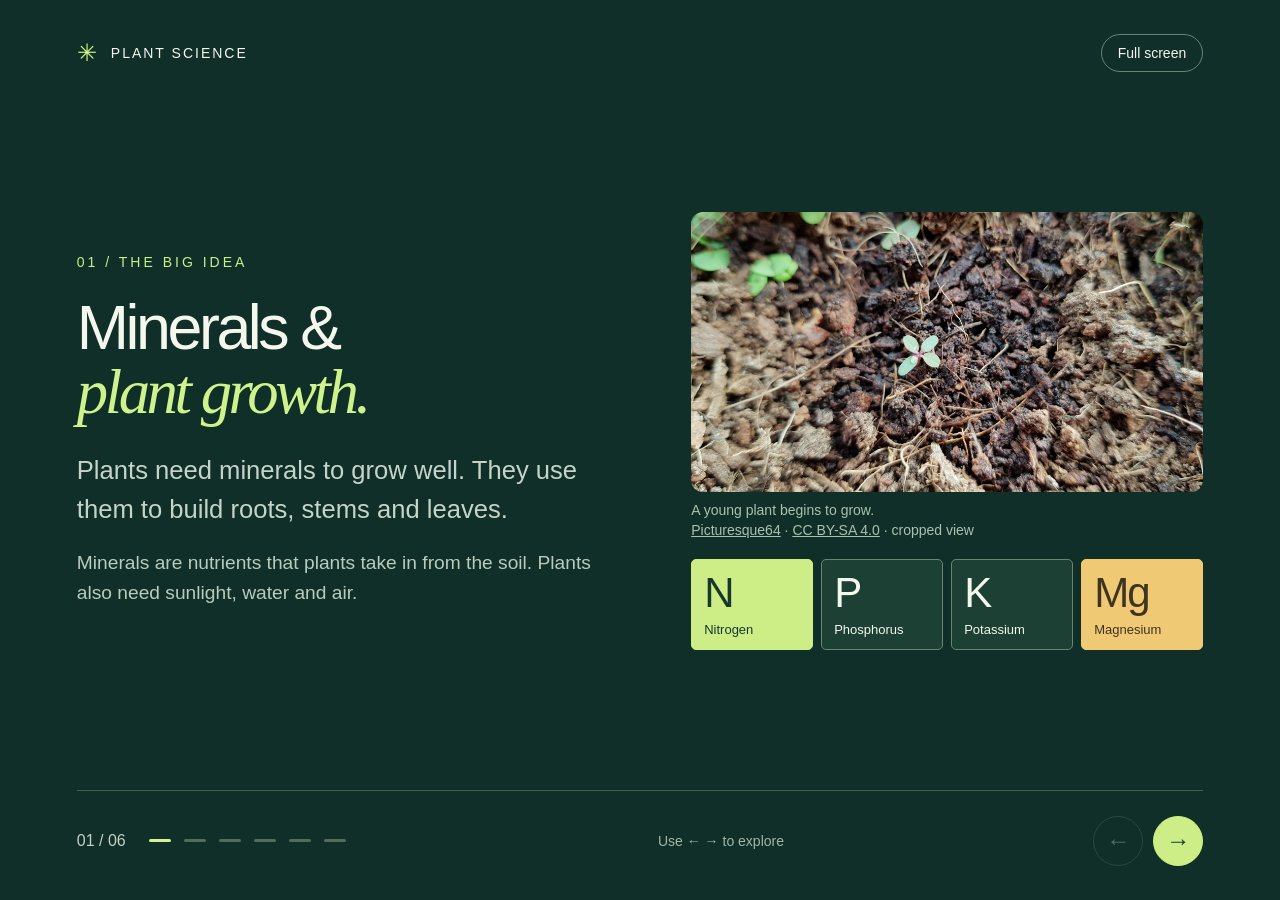
<file: index.html>
<!doctype html>
<html lang="en"><head><meta charset="UTF-8"><meta name="viewport" content="width=device-width,initial-scale=1"><title>Minerals & Plant Growth</title><meta name="description" content="A simple six-slide introduction to minerals and plant growth."><link rel="icon" href="favicon.svg"><link rel="stylesheet" href="style.css"></head><body><div class="shell"><header><div class="brand"><span class="mark">✳</span> Plant science</div><button type="button" class="fullscreen" id="fullscreen" aria-pressed="false">Full screen</button><span id="screen-status" class="screen-status" role="status"></span></header><main aria-live="polite">
<section class="slide active" aria-label="Slide 1 of 6"><div><div class="eyebrow">01 / The big idea</div><h1>Minerals &<br><em>plant growth.</em></h1><p>Plants need minerals to grow well. They use them to build roots, stems and leaves.</p><p class="extra">Minerals are nutrients that plants take in from the soil. Plants also need sunlight, water and air.</p></div><div class="visual"><figure class="photo"><img src="seedling.jpg" alt="Small green seedling growing in soil" style="object-position:50% 70%"><figcaption>A young plant begins to grow.<br><a href="https://commons.wikimedia.org/wiki/File:Seedling_in_soil.jpg" target="_blank" rel="noopener">Picturesque64</a> · <a href="https://creativecommons.org/licenses/by-sa/4.0/" target="_blank" rel="noopener">CC BY-SA 4.0</a> · cropped view</figcaption></figure><div class="periodic" aria-label="Plant nutrients: nitrogen, phosphorus, potassium and magnesium"><div class="element lime"><small>07</small><b>N</b><span>Nitrogen</span></div><div class="element"><small>15</small><b>P</b><span>Phosphorus</span></div><div class="element"><small>19</small><b>K</b><span>Potassium</span></div><div class="element gold"><small>12</small><b>Mg</b><span>Magnesium</span></div></div></div></section>
<section class="slide" aria-label="Slide 2 of 6" hidden><div><div class="eyebrow">02 / From soil to plant</div><h2>It starts with<br>the <em>roots.</em></h2><p>Minerals dissolve in water in the soil. Roots take in this water and the minerals.</p><p class="extra">Tiny root hairs help roots take in more nutrients. The plant moves water and minerals up to its stems and leaves.</p></div><div class="visual"><figure class="photo"><img src="roots.jpg" alt="Long exposed roots of a plant grown in water" style="object-fit:contain;background:#173a2d"><figcaption>Roots of a plant grown in nutrient-rich water.<br><a href="https://commons.wikimedia.org/wiki/File:Roots_of_a_hydroponically-grown_plant.jpg" target="_blank" rel="noopener">Banana patrol</a> · <a href="https://creativecommons.org/licenses/by-sa/3.0/" target="_blank" rel="noopener">CC BY-SA 3.0</a></figcaption></figure><div class="flow"><div class="flow-box"><span>1</span><strong>Minerals in soil</strong></div><div class="down">↓</div><div class="flow-box"><span>2</span><strong>Dissolved in water</strong></div><div class="down">↓</div><div class="flow-box"><span>3</span><strong>Absorbed by roots</strong></div></div></div></section>
<section class="slide" aria-label="Slide 3 of 6" hidden><div><div class="eyebrow">03 / Three key nutrients</div><h2>Meet<br><em>N, P & K.</em></h2><p>Nitrogen, phosphorus and potassium are three important plant nutrients. Each one has a different job.</p><p class="extra">You may see N, P and K on fertilizer bags. Fertilizer adds nutrients to the soil. Plants need the right amount of each nutrient.</p></div><div class="visual"><figure class="photo"><img src="leaf.jpg" alt="Close-up of a green leaf and its veins" style=""><figcaption>Green leaves use light to make food.<br><a href="https://www.publicdomainpictures.net/en/view-image.php?image=62270&picture=bright-green-veined-leaf" target="_blank" rel="noopener">Lynn Greyling</a> · Public domain · cropped view</figcaption></figure><div class="nutrient-list"><div class="nutrient"><span class="symbol">N</span><div><h3>Nitrogen</h3><p>Helps leaves and stems grow.</p></div></div><div class="nutrient"><span class="symbol" style="background:#efd080">P</span><div><h3>Phosphorus</h3><p>Supports roots and energy use.</p></div></div><div class="nutrient"><span class="symbol" style="background:#b6d9c4">K</span><div><h3>Potassium</h3><p>Helps plants control water.</p></div></div></div></section>
<section class="slide" aria-label="Slide 4 of 6" hidden><div><div class="eyebrow">04 / The green connection</div><h2>Magnesium<br>helps leaves<br><em>stay green.</em></h2><p>Magnesium is part of chlorophyll, the green material in leaves. Chlorophyll helps plants use sunlight to make food.</p><p class="extra">This process is called photosynthesis. Plants use water and carbon dioxide from the air to make sugar. Sugar gives them energy to grow.</p></div><div class="visual"><figure class="photo"><img src="leaf.jpg" alt="Close-up of a green leaf and its veins" style=""><figcaption>Green leaves use light to make food.<br><a href="https://www.publicdomainpictures.net/en/view-image.php?image=62270&picture=bright-green-veined-leaf" target="_blank" rel="noopener">Lynn Greyling</a> · Public domain · cropped view</figcaption></figure><div class="magnesium"><span>12</span><b>Mg</b><span>Magnesium</span></div></div></section>
<section class="slide" aria-label="Slide 5 of 6" hidden><div><div class="eyebrow">05 / When minerals are missing</div><h2>Fewer minerals.<br><em>Less growth.</em></h2><p>Without enough minerals, plants may grow slowly. Their leaves may turn yellow, and their roots may stay small.</p><p class="extra">Different missing nutrients cause different problems. Yellow leaves can also be a sign of too much water or too little light.</p></div><div class="visual" style="flex-direction:column"><figure class="photo"><img src="seedling.jpg" alt="Small green seedling growing in soil" style="object-position:50% 70%"><figcaption>A young plant begins to grow.<br><a href="https://commons.wikimedia.org/wiki/File:Seedling_in_soil.jpg" target="_blank" rel="noopener">Picturesque64</a> · <a href="https://creativecommons.org/licenses/by-sa/4.0/" target="_blank" rel="noopener">CC BY-SA 4.0</a> · cropped view</figcaption></figure><div class="compare" role="img" aria-label="Conceptual comparison: a plant with too few minerals may grow less than a plant with enough minerals"><div class="bar-wrap"><div class="bar"></div><span>Too few minerals</span></div><div class="bar-wrap"><div class="bar healthy"></div><span>Enough minerals</span></div></div><div class="note">Simple example — not measured data.</div></div></section>
<section class="slide" aria-label="Slide 6 of 6" hidden><div><div class="eyebrow">06 / Remember</div><h2>Healthy growth<br>needs <em>balance.</em></h2><p>Healthy plants need sunlight, water, air and the right amount of minerals. More fertilizer is not always better.</p><p class="extra">Too much fertilizer can harm roots. Follow the instructions on the bag. Good soil and careful watering help plants grow strong.</p></div><div class="visual"><figure class="photo"><img src="seedling.jpg" alt="Small green seedling growing in soil" style="object-position:50% 70%"><figcaption>A young plant begins to grow.<br><a href="https://commons.wikimedia.org/wiki/File:Seedling_in_soil.jpg" target="_blank" rel="noopener">Picturesque64</a> · <a href="https://creativecommons.org/licenses/by-sa/4.0/" target="_blank" rel="noopener">CC BY-SA 4.0</a> · cropped view</figcaption></figure><div class="balance"><div><b>01</b> Give enough light.</div><div><b>02</b> Water with care.</div><div><b>03</b> Use the right nutrients.</div></div></div></section>
</main><footer class="footer"><div class="position"><span class="count" id="count">01 / 06</span><nav class="dots" aria-label="Choose slide"></nav></div><span class="hint">Use ← → to explore</span><div class="controls"><button class="nav" id="prev" aria-label="Previous slide" disabled>←</button><button class="nav next" id="next" aria-label="Next slide">→</button></div></footer></div><script src="script.js"></script></body></html>
</file>
<file: style.css>
:root{font-family:Arial,Helvetica,sans-serif;color:#f4f7ed;background:#102f28;font-synthesis:none}*{box-sizing:border-box}body{margin:0}button{font:inherit;cursor:pointer}button:focus-visible{outline:3px solid #e3fb97;outline-offset:5px}.shell{max-width:1600px;min-height:100svh;margin:auto;padding:34px 6vw;display:flex;flex-direction:column}header{display:flex;justify-content:space-between;align-items:center;gap:20px;font-size:14px;letter-spacing:2px;text-transform:uppercase}.brand{display:flex;gap:12px;align-items:center}.mark{font-size:24px;color:#cff58b}.course{color:#a9bfb2}main{flex:1;display:flex;align-items:center;padding:48px 0}.slide{width:100%;display:none;grid-template-columns:1.05fr 1fr;align-items:center;gap:6vw;animation:enter .4s ease}.slide.active{display:grid}.eyebrow{color:#c8ef89;font-size:14px;letter-spacing:3px;text-transform:uppercase;margin:0 0 26px}h1,h2{font-size:clamp(44px,6.2vw,92px);line-height:1.02;font-weight:500;letter-spacing:-.055em;margin:0 0 26px}h1 em,h2 em{font-family:Georgia,serif;font-weight:400;color:#cef28c}p{font-size:clamp(20px,2vw,28px);line-height:1.5;color:#c5d4c8;max-width:530px;margin:0}.visual{min-height:390px;display:flex;align-items:center;justify-content:center}.periodic{display:grid;grid-template-columns:1fr 1fr;gap:16px;transform:rotate(-6deg);width:min(100%,440px)}.element{border:1px solid #668573;border-radius:5px;aspect-ratio:1;padding:20px;display:flex;flex-direction:column;justify-content:space-between;background:#1c4033}.element b{font-size:clamp(58px,7vw,100px);font-weight:400;line-height:1;letter-spacing:-6px}.element small{font-size:14px;letter-spacing:1px}.element.lime{background:#cdee87;color:#18392a;border-color:#cdee87}.element.gold{background:#f0c974;color:#3d3521;border-color:#f0c974}.element span{font-size:15px}.flow{width:100%;display:grid;gap:18px}.flow-box{padding:22px 30px;border:1px solid #55745f;border-radius:10px;display:flex;align-items:center;gap:24px}.flow-box strong{font-size:28px;font-weight:400}.flow-box span{width:44px;height:44px;border-radius:50%;display:grid;place-items:center;background:#cdf18a;color:#183829;font-size:20px}.down{color:#cdee87;margin-left:50px;font-size:26px;line-height:20px}.nutrient-list{display:grid;width:100%;gap:16px}.nutrient{display:flex;gap:22px;align-items:center;padding:20px 0;border-bottom:1px solid #476553}.symbol{width:85px;height:85px;flex-shrink:0;display:grid;place-items:center;font-size:47px;background:#cdee87;color:#163c28;border-radius:4px}.nutrient h3{font-size:27px;font-weight:400;margin:0 0 7px}.nutrient p{font-size:19px}.magnesium{width:min(100%,350px);aspect-ratio:1;border:1px solid #93ad76;border-radius:50%;display:flex;flex-direction:column;justify-content:center;align-items:center;background:#1e4c35;box-shadow:0 0 0 25px #163a2d,0 0 0 26px #36543c}.magnesium b{font-weight:400;font-size:110px;letter-spacing:-6px;color:#cdee87}.magnesium span{font-size:20px}.compare{display:grid;grid-template-columns:1fr 1fr;gap:20px;width:100%;align-items:end}.bar-wrap{height:300px;display:flex;flex-direction:column;justify-content:flex-end;align-items:center;gap:20px}.bar{width:75%;background:#d3ad64;border-radius:8px 8px 0 0;height:95px}.bar.healthy{height:240px;background:#cdee87}.bar-wrap span{font-size:18px;text-align:center}.note{font-size:14px;color:#a7beaf;margin-top:25px;text-align:center}.balance{width:100%;display:grid;gap:24px}.balance div{display:flex;gap:22px;align-items:center;padding-bottom:22px;border-bottom:1px solid #57725f;font-size:28px}.balance b{font-weight:400;color:#cdee87;font-size:30px}.footer{display:flex;align-items:center;justify-content:space-between;gap:25px;padding-top:25px;border-top:1px solid #45604e}.position{display:flex;gap:20px;align-items:center}.count{font-size:16px;white-space:nowrap;color:#c3d0c4}.dots{display:flex;gap:7px}.dot{height:28px;width:28px;padding:0;border:0;background:transparent;position:relative}.dot:after{content:'';position:absolute;left:3px;right:3px;top:12px;height:3px;background:#526e5a;border-radius:3px}.dot[aria-current=true]:after{background:#d3f58f}.controls{display:flex;gap:10px}.nav{border:1px solid #668471;border-radius:50%;height:50px;width:50px;font-size:24px;color:#f0f5e6;background:transparent}.nav.next{background:#cdee87;border-color:#cdee87;color:#193d2b}.nav:disabled{opacity:.3;cursor:default}.hint{font-size:14px;color:#a0b7a7} @keyframes enter{from{opacity:0;transform:translateY(10px)}to{opacity:1;transform:none}}@media(max-width:700px){.shell{padding:24px 7vw}.course,.hint{display:none}main{padding:48px 0 35px}.slide{grid-template-columns:1fr;gap:34px}h1,h2{font-size:50px}.eyebrow{margin-bottom:19px}.visual{min-height:260px}.periodic{max-width:270px;gap:10px}.element{padding:14px}.element b{font-size:62px}.element span,.element small{font-size:12px}.magnesium{max-width:240px}.magnesium b{font-size:90px}.flow{gap:10px}.flow-box{padding:15px 22px}.flow-box strong{font-size:23px}.bar-wrap{height:240px}.bar.healthy{height:190px}.position{gap:8px}.dot{width:22px}.controls{gap:7px}.nav{height:44px;width:44px}.footer{gap:10px}.balance div{font-size:25px}.nutrient{padding:13px 0}}@media(prefers-reduced-motion:reduce){.slide{animation:none}}
.extra{margin-top:20px;font-size:clamp(18px,1.5vw,22px);line-height:1.55;color:#b8ccbe}h1,h2{font-size:clamp(42px,4.9vw,74px)}main{padding:35px 0}.visual{flex-direction:column;gap:18px;min-width:0}.photo{margin:0;width:100%}.photo img{width:100%;height:280px;object-fit:cover;display:block;border-radius:12px}.photo figcaption{font-size:14px;color:#a9c1af;margin-top:9px;line-height:1.4}.photo a{color:inherit}.periodic{transform:none;display:flex;gap:8px;max-width:none;width:100%}.element{flex:1;padding:12px;aspect-ratio:auto;gap:8px}.element b{font-size:42px;letter-spacing:-2px}.element small{display:none}.element span{font-size:13px}.flow{gap:7px}.flow-box{padding:12px 20px;gap:18px}.flow-box strong{font-size:22px}.flow-box span{width:30px;height:30px;font-size:16px}.down{font-size:18px;margin-left:32px}.nutrient-list{gap:5px}.nutrient{padding:12px 0;gap:15px}.symbol{height:55px;width:55px;font-size:33px}.nutrient h3{font-size:22px}.nutrient p{font-size:17px}.magnesium{width:auto;aspect-ratio:auto;box-shadow:none;border-radius:8px;flex-direction:row;gap:20px;padding:10px 28px}.magnesium b{font-size:44px;letter-spacing:-2px}.magnesium span{font-size:18px}.compare{gap:24px}.bar-wrap{height:130px;gap:10px}.bar{height:45px}.bar.healthy{height:95px}.bar-wrap span{font-size:16px}.note{margin-top:0}.balance{gap:13px}.balance div{font-size:22px;padding-bottom:12px}.balance b{font-size:24px}@media(max-width:700px){.photo img{height:230px}.slide{gap:28px}h1,h2{font-size:44px}.extra{font-size:19px}.element{padding:10px}.element span{font-size:12px}.periodic{max-width:100%}.visual{min-height:0}.magnesium{max-width:100%}.magnesium b{font-size:42px}.bar.healthy{height:95px}.bar-wrap{height:130px}}
.element{min-width:0}.element span{overflow-wrap:anywhere}.slide{grid-template-columns:minmax(0,1.05fr) minmax(0,1fr)}@media(max-width:800px){.slide{grid-template-columns:1fr}.photo img{height:260px}.periodic{max-width:100%}.course{display:none}}@media(min-width:801px) and (max-width:1100px){.periodic{display:grid;grid-template-columns:1fr 1fr}.element{padding:8px}.element b{font-size:32px}} 
.fullscreen{border:1px solid #668471;border-radius:24px;background:transparent;color:#f4f7ed;padding:10px 16px;font:inherit;font-size:14px;letter-spacing:0;text-transform:none;white-space:nowrap}.fullscreen:hover{background:#234b39}.fullscreen:focus-visible{outline:3px solid #e3fb97;outline-offset:4px}:fullscreen{background:#102f28;overflow:auto}.screen-status{font-size:14px;color:#c5d4c8;letter-spacing:0;text-transform:none}.screen-status:empty{display:none}
</file>
